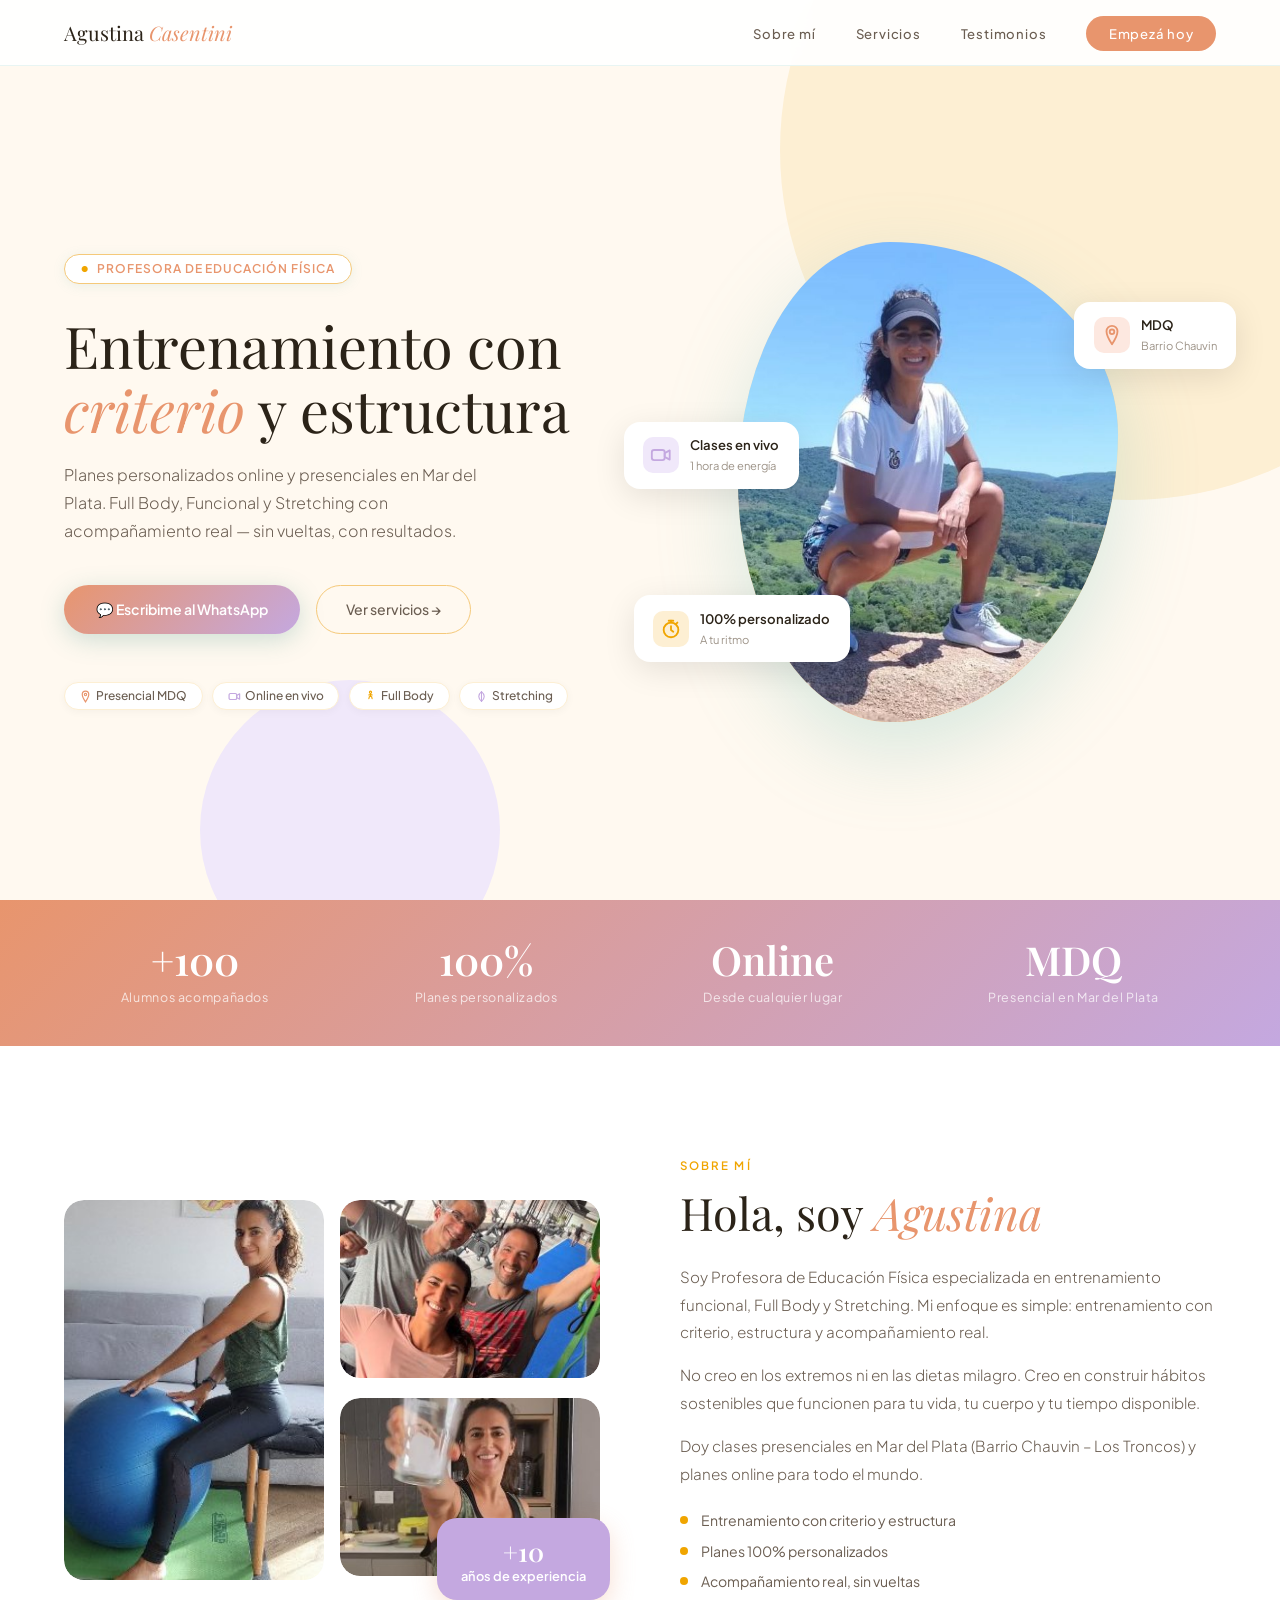
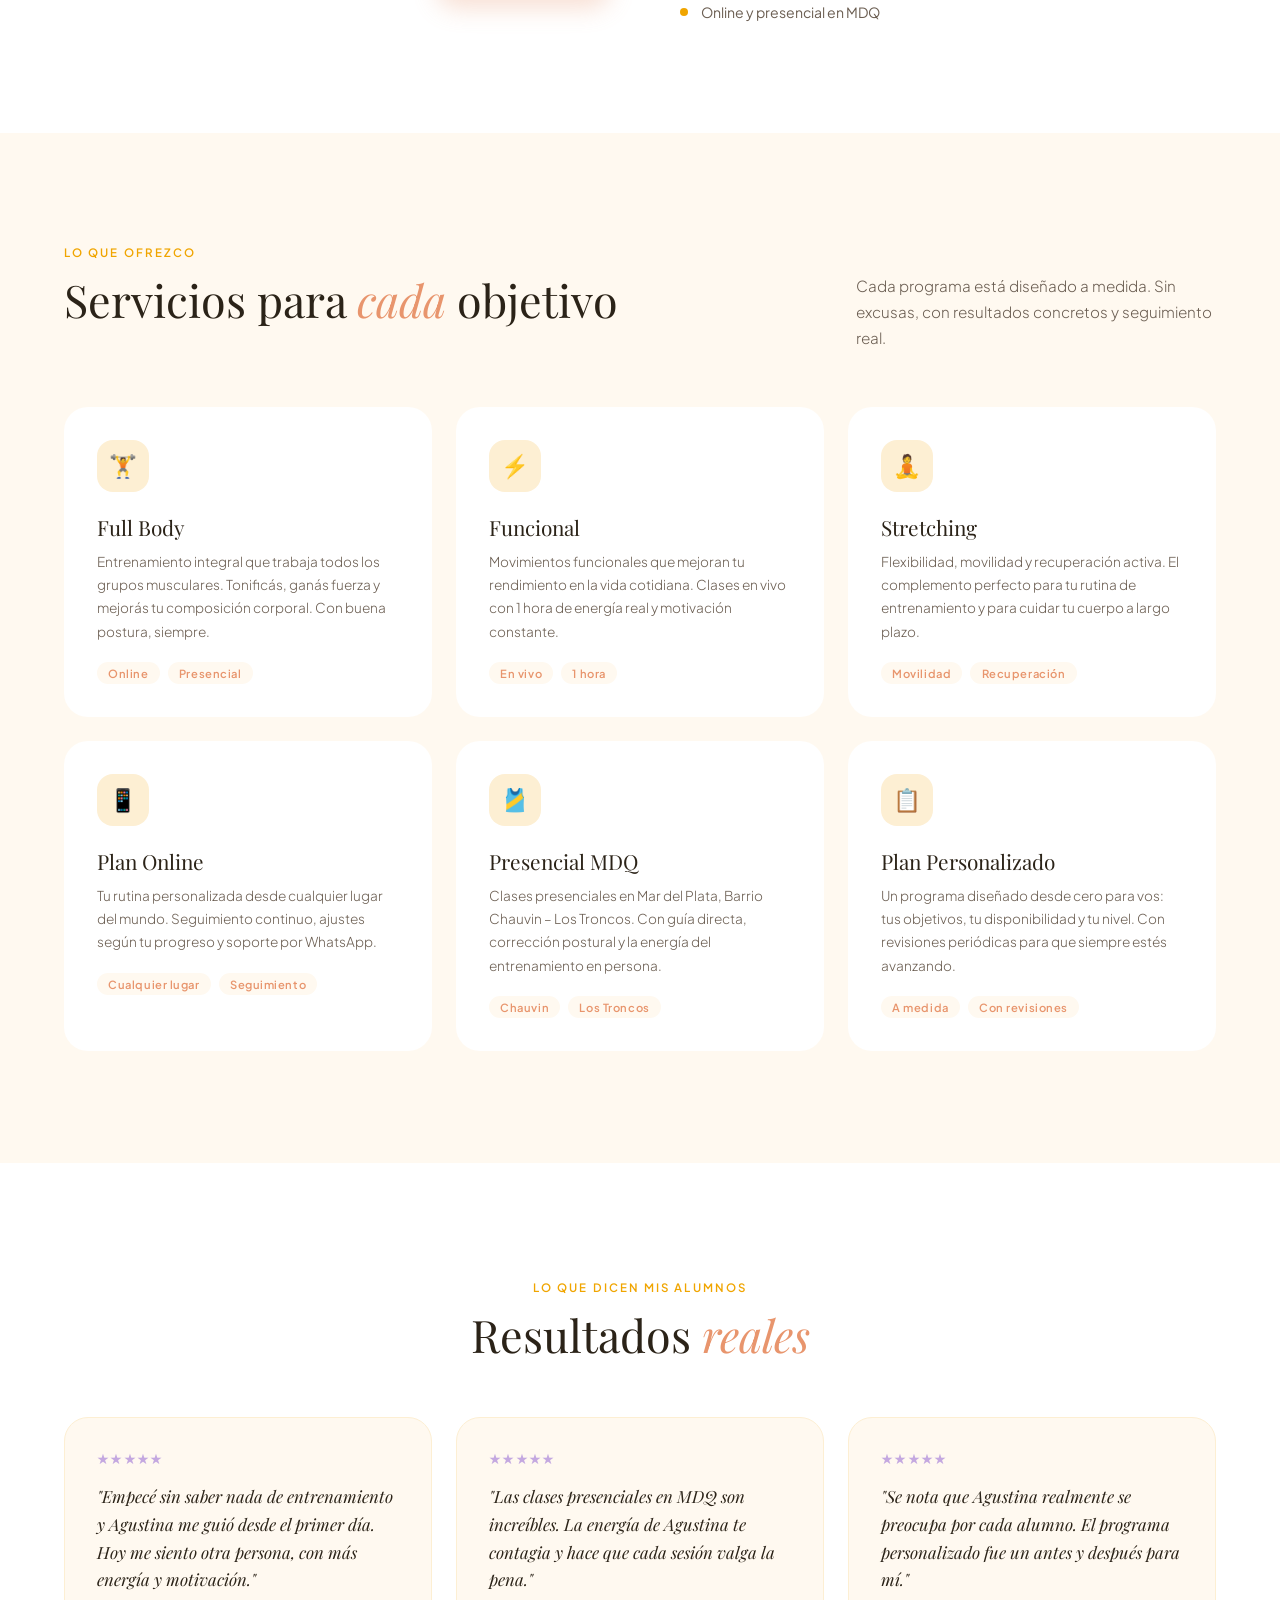
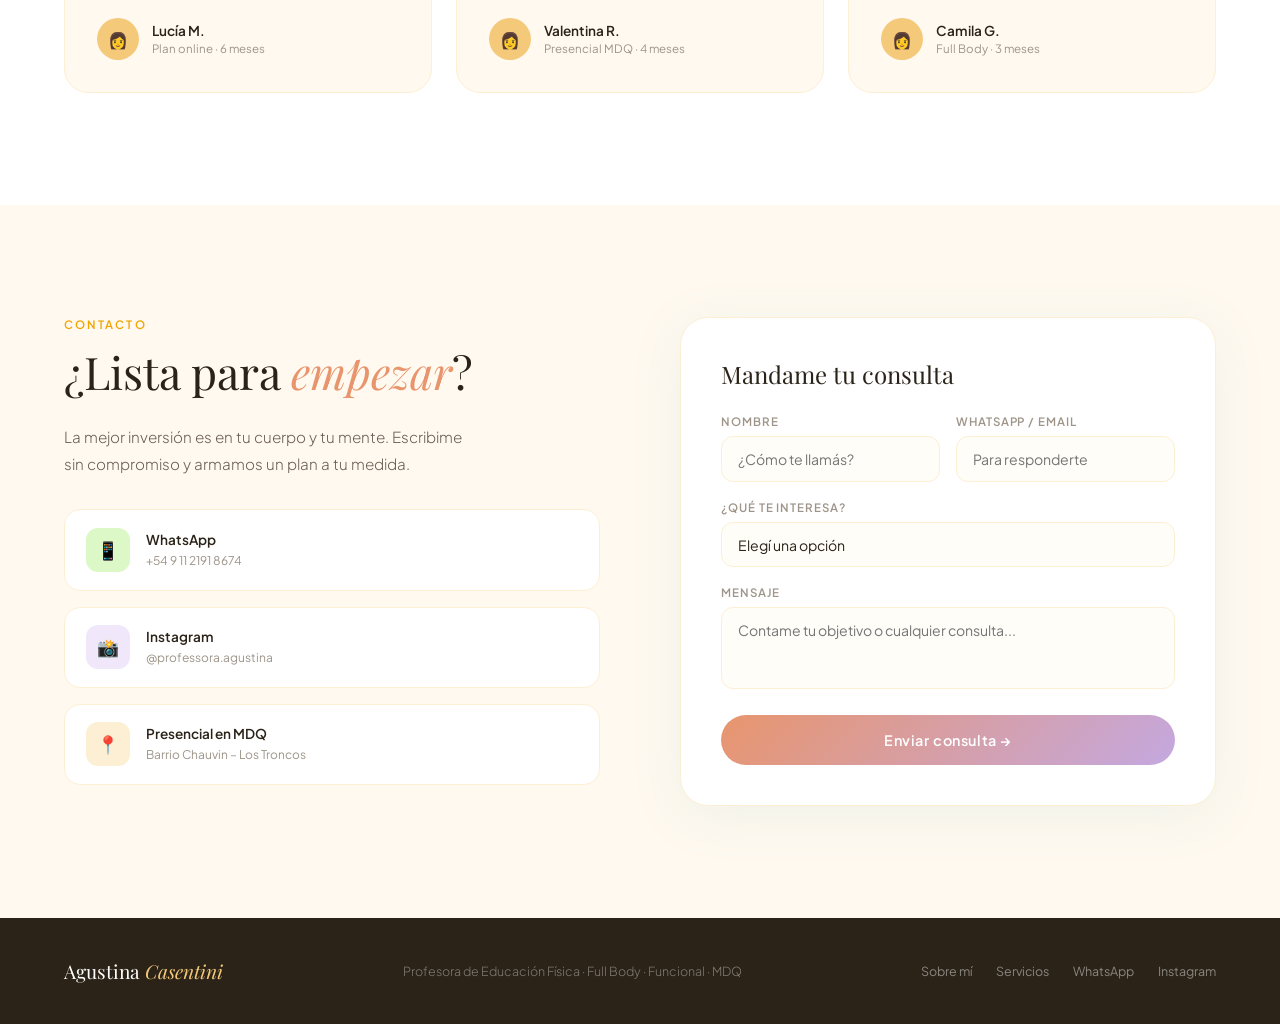
<file: index-v2.html>
<!DOCTYPE html>
<html lang="es">
<head>
<meta charset="UTF-8">
<meta name="viewport" content="width=device-width, initial-scale=1.0">
<title>Agustina Casentini – Profesora de Educación Física</title>
<link href="https://fonts.googleapis.com/css2?family=Plus+Jakarta+Sans:wght@300;400;500;600&family=Playfair+Display:ital,wght@0,400;0,600;1,400&display=swap" rel="stylesheet">
<style>
*, *::before, *::after { box-sizing: border-box; margin: 0; padding: 0; }

:root {
  --mint: #f5c97a;
  --mint-light: #fdefd3;
  --mint-pale: #fff9f0;
  --mint-dark: #f0a500;
  --white: #ffffff;
  --off-white: #fffdf8;
  --gray-light: #f5f3ef;
  --gray-mid: #9e9489;
  --text: #2b2318;
  --text-mid: #6b5e52;
  --accent: #c4a8e0;
  --accent-light: #f0e8fa;
  --teal: #e8956d;
}

html { scroll-behavior: smooth; }

body {
  font-family: 'Plus Jakarta Sans', sans-serif;
  background: var(--white);
  color: var(--text);
  overflow-x: hidden;
}

/* NAV */
nav {
  position: fixed;
  top: 0; left: 0; right: 0;
  z-index: 200;
  padding: 1.2rem 4rem;
  display: flex;
  justify-content: space-between;
  align-items: center;
  background: rgba(255,255,255,0.92);
  backdrop-filter: blur(16px);
  border-bottom: 1px solid rgba(178,222,214,0.3);
}

.nav-logo {
  font-family: 'Playfair Display', serif;
  font-size: 1.25rem;
  color: var(--text);
  text-decoration: none;
  font-weight: 400;
}

.nav-logo span { color: var(--teal); font-style: italic; }

.nav-links {
  display: flex;
  gap: 2.5rem;
  list-style: none;
  align-items: center;
}

.nav-links a {
  text-decoration: none;
  font-size: 0.82rem;
  font-weight: 500;
  letter-spacing: 0.06em;
  color: var(--text-mid);
  transition: color 0.25s;
}

.nav-links a:hover { color: var(--teal); }

.nav-btn {
  background: var(--teal) !important;
  color: white !important;
  padding: 0.55rem 1.4rem;
  border-radius: 50px;
  font-size: 0.82rem !important;
  transition: background 0.25s, transform 0.2s !important;
}

.nav-btn:hover {
  background: var(--text) !important;
  transform: translateY(-1px);
}

/* HERO */
.hero {
  min-height: 100vh;
  background: var(--mint-pale);
  display: grid;
  grid-template-columns: 1fr 1fr;
  align-items: center;
  padding: 8rem 4rem 4rem;
  gap: 3rem;
  position: relative;
  overflow: hidden;
}

.hero::before {
  content: '';
  position: absolute;
  width: 700px; height: 700px;
  border-radius: 50%;
  background: var(--mint-light);
  top: -200px; right: -200px;
  z-index: 0;
}

.hero::after {
  content: '';
  position: absolute;
  width: 300px; height: 300px;
  border-radius: 50%;
  background: var(--accent-light);
  bottom: -80px; left: 200px;
  z-index: 0;
}

.hero-content { position: relative; z-index: 2; }

.hero-badge {
  display: inline-flex;
  align-items: center;
  gap: 0.5rem;
  background: white;
  border: 1px solid var(--mint);
  color: var(--teal);
  padding: 0.4rem 1rem;
  border-radius: 50px;
  font-size: 0.75rem;
  font-weight: 600;
  letter-spacing: 0.08em;
  text-transform: uppercase;
  margin-bottom: 1.8rem;
  box-shadow: 0 2px 12px rgba(122,191,181,0.15);
}

.hero-badge::before { content: '●'; font-size: 0.5rem; color: var(--mint-dark); }

.hero h1 {
  font-family: 'Playfair Display', serif;
  font-size: clamp(2.8rem, 4.5vw, 4.5rem);
  font-weight: 400;
  line-height: 1.12;
  color: var(--text);
  margin-bottom: 1.2rem;
}

.hero h1 em {
  font-style: italic;
  color: var(--teal);
}

.hero-desc {
  font-size: 1rem;
  color: var(--text-mid);
  font-weight: 300;
  line-height: 1.75;
  max-width: 440px;
  margin-bottom: 2.5rem;
}

.hero-actions {
  display: flex;
  gap: 1rem;
  flex-wrap: wrap;
  margin-bottom: 3rem;
}

.btn-main {
  display: inline-flex;
  align-items: center;
  gap: 0.6rem;
  background: linear-gradient(135deg, #e8956d 0%, #c4a8e0 100%);
  color: white;
  padding: 0.9rem 2rem;
  border-radius: 50px;
  text-decoration: none;
  font-size: 0.88rem;
  font-weight: 600;
  transition: all 0.3s;
  box-shadow: 0 6px 24px rgba(61,143,133,0.25);
}

.btn-main:hover {
  background: #c4a8e0;
  transform: translateY(-2px);
  box-shadow: 0 10px 30px rgba(196,168,224,0.35);
}

.btn-ghost {
  display: inline-flex;
  align-items: center;
  gap: 0.5rem;
  border: 1.5px solid var(--mint);
  color: var(--text-mid);
  padding: 0.9rem 1.8rem;
  border-radius: 50px;
  text-decoration: none;
  font-size: 0.88rem;
  font-weight: 500;
  transition: all 0.3s;
}

.btn-ghost:hover {
  border-color: var(--teal);
  color: var(--teal);
  transform: translateY(-2px);
}

.hero-chips {
  display: flex;
  gap: 0.6rem;
  flex-wrap: wrap;
}

.chip {
  background: white;
  border: 1px solid var(--mint-light);
  color: var(--text-mid);
  padding: 0.35rem 0.9rem;
  border-radius: 50px;
  font-size: 0.75rem;
  font-weight: 500;
  box-shadow: 0 2px 8px rgba(0,0,0,0.04);
}

/* HERO VISUAL */
.hero-visual {
  position: relative;
  z-index: 2;
  display: flex;
  justify-content: center;
}

.hero-photo-frame {
  position: relative;
  width: 380px;
}

.hero-photo-main {
  width: 100%;
  height: 480px;
  background: linear-gradient(145deg, var(--mint-light) 0%, var(--mint) 100%);
  border-radius: 40% 60% 60% 40% / 50% 40% 60% 50%;
  display: flex;
  align-items: center;
  justify-content: center;
  font-size: 5rem;
  position: relative;
  overflow: hidden;
  box-shadow: 0 30px 80px rgba(122,191,181,0.3);
}

.hero-photo-main img {
  width: 100%;
  height: 100%;
  object-fit: cover;
  border-radius: inherit;
}

.hero-photo-placeholder {
  text-align: center;
  padding: 2rem;
}

.hero-photo-placeholder p {
  font-size: 0.85rem;
  color: var(--teal);
  margin-top: 0.5rem;
  font-weight: 500;
}

.floating-card {
  position: absolute;
  background: white;
  border-radius: 16px;
  padding: 0.9rem 1.2rem;
  box-shadow: 0 8px 32px rgba(0,0,0,0.1);
  display: flex;
  align-items: center;
  gap: 0.7rem;
  animation: floatY 5s ease-in-out infinite;
  z-index: 3;
  min-width: 150px;
}

.float-card-1 { bottom: 60px; left: -30px; animation-delay: 0s; }
.float-card-2 { top: 60px; right: -20px; animation-delay: 2s; }
.float-card-3 { top: 180px; left: -40px; animation-delay: 3.5s; }

@keyframes floatY {
  0%, 100% { transform: translateY(0); }
  50% { transform: translateY(-8px); }
}

.fc-icon {
  width: 36px; height: 36px;
  border-radius: 10px;
  display: flex;
  align-items: center;
  justify-content: center;
  font-size: 1rem;
  flex-shrink: 0;
}

.fc-text strong {
  display: block;
  font-size: 0.82rem;
  font-weight: 600;
  color: var(--text);
}

.fc-text span {
  font-size: 0.7rem;
  color: var(--gray-mid);
}

/* STATS BAR */
.stats-bar {
  background: linear-gradient(135deg, #e8956d 0%, #c4a8e0 100%);
  padding: 2.5rem 4rem;
  display: flex;
  justify-content: space-around;
  align-items: center;
  gap: 2rem;
  flex-wrap: wrap;
}

.stat-item {
  text-align: center;
  color: white;
}

.stat-num {
  font-family: 'Playfair Display', serif;
  font-size: 2.5rem;
  font-weight: 600;
  display: block;
  line-height: 1;
  margin-bottom: 0.3rem;
}

.stat-label {
  font-size: 0.78rem;
  opacity: 0.75;
  font-weight: 400;
  letter-spacing: 0.05em;
}

/* SOBRE MI */
#sobre {
  padding: 7rem 4rem;
  background: var(--white);
  display: grid;
  grid-template-columns: 1fr 1fr;
  gap: 5rem;
  align-items: center;
}

.sobre-visual {
  position: relative;
}

.sobre-photo-grid {
  display: grid;
  grid-template-columns: 1fr 1fr;
  gap: 1rem;
}

.sobre-photo {
  border-radius: 20px;
  overflow: hidden;
  background: var(--mint-light);
  display: flex;
  align-items: center;
  justify-content: center;
  font-size: 2rem;
}

.sobre-photo-tall {
  grid-row: span 2;
  height: 380px;
}

.sobre-photo-short {
  height: 178px;
}

.sobre-photo img {
  width: 100%;
  height: 100%;
  object-fit: cover;
}

.sobre-badge {
  position: absolute;
  bottom: -20px;
  right: -10px;
  background: var(--accent);
  color: white;
  border-radius: 20px;
  padding: 1rem 1.5rem;
  font-size: 0.8rem;
  font-weight: 600;
  text-align: center;
  box-shadow: 0 8px 24px rgba(232,149,109,0.3);
}

.sobre-badge strong {
  display: block;
  font-family: 'Playfair Display', serif;
  font-size: 1.6rem;
  font-weight: 600;
}

.section-label {
  font-size: 0.72rem;
  letter-spacing: 0.18em;
  text-transform: uppercase;
  color: var(--mint-dark);
  font-weight: 600;
  margin-bottom: 0.8rem;
}

.section-title {
  font-family: 'Playfair Display', serif;
  font-size: clamp(2rem, 3.5vw, 3rem);
  font-weight: 400;
  line-height: 1.2;
  color: var(--text);
  margin-bottom: 1.5rem;
}

.section-title em { font-style: italic; color: var(--teal); }

.sobre-text p {
  font-size: 0.95rem;
  color: var(--text-mid);
  font-weight: 300;
  line-height: 1.8;
  margin-bottom: 1rem;
}

.sobre-values {
  display: flex;
  flex-direction: column;
  gap: 0.8rem;
  margin-top: 1.5rem;
}

.sobre-value {
  display: flex;
  align-items: center;
  gap: 0.8rem;
  font-size: 0.88rem;
  color: var(--text-mid);
  font-weight: 400;
}

.sobre-value::before {
  content: '';
  width: 8px; height: 8px;
  border-radius: 50%;
  background: var(--mint-dark);
  flex-shrink: 0;
}

/* SERVICIOS */
#servicios {
  padding: 7rem 4rem;
  background: var(--mint-pale);
}

.servicios-header {
  display: flex;
  justify-content: space-between;
  align-items: flex-end;
  margin-bottom: 3.5rem;
}

.servicios-intro {
  font-size: 0.95rem;
  color: var(--text-mid);
  font-weight: 300;
  max-width: 360px;
  line-height: 1.7;
}

.servicios-grid {
  display: grid;
  grid-template-columns: repeat(3, 1fr);
  gap: 1.5rem;
}

.servicio-card {
  background: white;
  border-radius: 24px;
  padding: 2rem;
  transition: all 0.3s;
  border: 1px solid transparent;
  cursor: default;
}

.servicio-card:hover {
  transform: translateY(-6px);
  border-color: var(--mint);
  box-shadow: 0 20px 60px rgba(122,191,181,0.15);
}

.sc-icon {
  width: 52px; height: 52px;
  border-radius: 16px;
  background: var(--mint-light);
  display: flex;
  align-items: center;
  justify-content: center;
  font-size: 1.4rem;
  margin-bottom: 1.3rem;
}

.sc-name {
  font-family: 'Playfair Display', serif;
  font-size: 1.3rem;
  font-weight: 400;
  color: var(--text);
  margin-bottom: 0.6rem;
}

.sc-desc {
  font-size: 0.85rem;
  color: var(--text-mid);
  line-height: 1.7;
  font-weight: 300;
  margin-bottom: 1.2rem;
}

.sc-tags {
  display: flex;
  gap: 0.5rem;
  flex-wrap: wrap;
}

.sc-tag {
  background: var(--mint-pale);
  color: var(--teal);
  border-radius: 50px;
  padding: 0.25rem 0.7rem;
  font-size: 0.7rem;
  font-weight: 600;
  letter-spacing: 0.05em;
}

/* TESTIMONIOS */
#testimonios {
  padding: 7rem 4rem;
  background: var(--white);
}

.test-header {
  text-align: center;
  margin-bottom: 3.5rem;
}

.test-grid {
  display: grid;
  grid-template-columns: repeat(3, 1fr);
  gap: 1.5rem;
}

.test-card {
  background: var(--mint-pale);
  border-radius: 24px;
  padding: 2rem;
  border: 1px solid var(--mint-light);
  transition: transform 0.3s;
}

.test-card:hover { transform: translateY(-4px); }

.test-stars {
  color: var(--accent);
  font-size: 0.85rem;
  letter-spacing: 0.1em;
  margin-bottom: 1rem;
}

.test-quote {
  font-family: 'Playfair Display', serif;
  font-size: 1.05rem;
  font-style: italic;
  color: var(--text);
  line-height: 1.65;
  font-weight: 400;
  margin-bottom: 1.5rem;
}

.test-author {
  display: flex;
  align-items: center;
  gap: 0.8rem;
}

.test-avatar {
  width: 42px; height: 42px;
  border-radius: 50%;
  background: var(--mint);
  display: flex;
  align-items: center;
  justify-content: center;
  font-size: 1rem;
  flex-shrink: 0;
}

.test-name {
  font-size: 0.85rem;
  font-weight: 600;
  color: var(--text);
}

.test-detail {
  font-size: 0.72rem;
  color: var(--gray-mid);
  margin-top: 0.1rem;
}

/* CONTACTO */
#contacto {
  padding: 7rem 4rem;
  background: var(--mint-pale);
}

.contacto-inner {
  display: grid;
  grid-template-columns: 1fr 1fr;
  gap: 5rem;
  align-items: start;
}

.contacto-left p {
  font-size: 0.95rem;
  color: var(--text-mid);
  line-height: 1.8;
  font-weight: 300;
  margin-bottom: 2rem;
  max-width: 400px;
}

.contact-links {
  display: flex;
  flex-direction: column;
  gap: 1rem;
}

.contact-link {
  display: flex;
  align-items: center;
  gap: 1rem;
  background: white;
  border-radius: 16px;
  padding: 1.1rem 1.3rem;
  text-decoration: none;
  transition: all 0.3s;
  border: 1px solid var(--mint-light);
}

.contact-link:hover {
  border-color: var(--mint-dark);
  transform: translateX(4px);
  box-shadow: 0 4px 20px rgba(122,191,181,0.15);
}

.cl-icon {
  width: 44px; height: 44px;
  border-radius: 12px;
  display: flex;
  align-items: center;
  justify-content: center;
  font-size: 1.1rem;
  flex-shrink: 0;
}

.cl-text strong {
  display: block;
  font-size: 0.85rem;
  font-weight: 600;
  color: var(--text);
}

.cl-text span {
  font-size: 0.75rem;
  color: var(--gray-mid);
}

/* FORM */
.contacto-form {
  background: white;
  border-radius: 28px;
  padding: 2.5rem;
  box-shadow: 0 10px 50px rgba(122,191,181,0.12);
  border: 1px solid var(--mint-light);
}

.form-title {
  font-family: 'Playfair Display', serif;
  font-size: 1.5rem;
  font-weight: 400;
  color: var(--text);
  margin-bottom: 1.5rem;
}

.form-row {
  display: grid;
  grid-template-columns: 1fr 1fr;
  gap: 1rem;
}

.fg {
  margin-bottom: 1.1rem;
}

.fg label {
  display: block;
  font-size: 0.72rem;
  font-weight: 600;
  letter-spacing: 0.08em;
  text-transform: uppercase;
  color: var(--gray-mid);
  margin-bottom: 0.45rem;
}

.fg input,
.fg select,
.fg textarea {
  width: 100%;
  padding: 0.8rem 1rem;
  border: 1.5px solid var(--mint-light);
  border-radius: 12px;
  font-family: 'Plus Jakarta Sans', sans-serif;
  font-size: 0.88rem;
  color: var(--text);
  background: var(--off-white);
  outline: none;
  transition: border-color 0.25s, background 0.25s;
  resize: none;
  appearance: none;
}

.fg input:focus,
.fg select:focus,
.fg textarea:focus {
  border-color: var(--mint-dark);
  background: white;
}

.form-btn {
  width: 100%;
  background: linear-gradient(135deg, #e8956d 0%, #c4a8e0 100%);
  color: white;
  border: none;
  padding: 1rem;
  border-radius: 50px;
  font-family: 'Plus Jakarta Sans', sans-serif;
  font-size: 0.9rem;
  font-weight: 600;
  cursor: pointer;
  transition: all 0.3s;
  margin-top: 0.3rem;
  letter-spacing: 0.04em;
}

.form-btn:hover {
  background: var(--text);
  transform: translateY(-2px);
  box-shadow: 0 8px 24px rgba(30,45,43,0.2);
}

/* FOOTER */
footer {
  background: var(--text);
  padding: 2.5rem 4rem;
  display: flex;
  justify-content: space-between;
  align-items: center;
  flex-wrap: wrap;
  gap: 1rem;
}

.footer-logo {
  font-family: 'Playfair Display', serif;
  font-size: 1.2rem;
  color: white;
  font-weight: 400;
}

.footer-logo span { color: var(--mint); font-style: italic; }

footer p {
  font-size: 0.78rem;
  color: rgba(255,255,255,0.4);
  font-weight: 300;
}

.footer-links {
  display: flex;
  gap: 1.5rem;
}

.footer-links a {
  font-size: 0.78rem;
  color: rgba(255,255,255,0.45);
  text-decoration: none;
  transition: color 0.25s;
}

.footer-links a:hover { color: var(--mint); }

/* ANIMATIONS */
.reveal {
  opacity: 0;
  transform: translateY(20px);
  transition: opacity 0.65s ease, transform 0.65s ease;
}
.reveal.visible {
  opacity: 1;
  transform: none;
}

/* RESPONSIVE */
@media (max-width: 900px) {
  nav { padding: 1rem 1.5rem; }
  .nav-links { display: none; }
  .hero { grid-template-columns: 1fr; padding: 6rem 1.5rem 3rem; }
  .hero-visual { display: none; }
  #sobre { grid-template-columns: 1fr; padding: 4rem 1.5rem; }
  .sobre-visual { display: none; }
  #servicios { padding: 4rem 1.5rem; }
  .servicios-header { flex-direction: column; align-items: flex-start; gap: 1rem; }
  .servicios-grid { grid-template-columns: 1fr; }
  #testimonios { padding: 4rem 1.5rem; }
  .test-grid { grid-template-columns: 1fr; }
  #contacto { padding: 4rem 1.5rem; }
  .contacto-inner { grid-template-columns: 1fr; gap: 2rem; }
  .stats-bar { padding: 2rem 1.5rem; }
  footer { padding: 2rem 1.5rem; flex-direction: column; text-align: center; }
  .form-row { grid-template-columns: 1fr; }
}
</style>
</head>
<body>

<!-- NAV -->
<nav>
  <a href="#" class="nav-logo">Agustina <span>Casentini</span></a>
  <ul class="nav-links">
    <li><a href="#sobre">Sobre mí</a></li>
    <li><a href="#servicios">Servicios</a></li>
    <li><a href="#testimonios">Testimonios</a></li>
    <li><a href="#contacto" class="nav-btn">Empezá hoy</a></li>
  </ul>
</nav>

<!-- HERO -->
<section class="hero">
  <div class="hero-content reveal">
    <div class="hero-badge">Profesora de Educación Física</div>
    <h1>Entrenamiento con<br><em>criterio</em> y estructura</h1>
    <p class="hero-desc">Planes personalizados online y presenciales en Mar del Plata. Full Body, Funcional y Stretching con acompañamiento real — sin vueltas, con resultados.</p>
    <div class="hero-actions">
      <a href="https://wa.me/5491121918674" class="btn-main">💬 Escribime al WhatsApp</a>
      <a href="#servicios" class="btn-ghost">Ver servicios →</a>
    </div>
    <div class="hero-chips">
      <span class="chip"><svg width="13" height="13" viewBox="0 0 24 24" fill="none" style="display:inline;vertical-align:middle;margin-right:4px"><path d="M12 2C8.69 2 6 4.69 6 8c0 5.25 6 14 6 14s6-8.75 6-14c0-3.31-2.69-6-6-6z" stroke="#e8956d" stroke-width="2.2"/><circle cx="12" cy="8.5" r="2.2" stroke="#e8956d" stroke-width="2"/></svg>Presencial MDQ</span>
      <span class="chip"><svg width="13" height="13" viewBox="0 0 24 24" fill="none" style="display:inline;vertical-align:middle;margin-right:4px"><rect x="2" y="6.5" width="14" height="11" rx="2.5" stroke="#c4a8e0" stroke-width="2.2"/><path d="M16 10l5.5-3v10L16 14v-4z" stroke="#c4a8e0" stroke-width="2.2" stroke-linejoin="round"/></svg>Online en vivo</span>
      <span class="chip"><svg width="13" height="13" viewBox="0 0 24 24" fill="none" style="display:inline;vertical-align:middle;margin-right:4px"><circle cx="12" cy="4" r="2" stroke="#f0a500" stroke-width="2"/><path d="M12 6v6M9 9h6M10 12l-1 4M14 12l1 4" stroke="#f0a500" stroke-width="2" stroke-linecap="round"/></svg>Full Body</span>
      <span class="chip"><svg width="13" height="13" viewBox="0 0 24 24" fill="none" style="display:inline;vertical-align:middle;margin-right:4px"><path d="M12 3C12 3 7 7 7 12s5 9 5 9 5-4 5-9-5-9-5-9z" stroke="#c4a8e0" stroke-width="2" stroke-linejoin="round"/><path d="M12 3v18" stroke="#c4a8e0" stroke-width="2" stroke-linecap="round"/></svg>Stretching</span>
    </div>
  </div>

  <div class="hero-visual reveal" style="display:flex;align-items:center;gap:1.5rem;">
    <div class="hero-photo-frame" style="flex-shrink:0;">
      <div class="hero-photo-main">
        <img style="width:100%;height:100%;object-fit:cover;object-position:center 15%;border-radius:20px;" style="width:100%;height:100%;object-fit:cover;object-position:center 25%;border-radius:20px;" src="[data-uri]" alt="Agustina Casentini - Personal Trainer">
      </div>
    </div>
    <div style="display:flex;flex-direction:column;gap:0.8rem;">
      <div class="floating-card float-card-1">
        <div class="fc-icon" style="background:#fdefd3;">
          <svg width="22" height="22" viewBox="0 0 24 24" fill="none">
            <circle cx="12" cy="13" r="8" stroke="#f0a500" stroke-width="2"/>
            <path d="M12 9v4l2.5 2" stroke="#f0a500" stroke-width="2" stroke-linecap="round" stroke-linejoin="round"/>
            <path d="M9.5 3h5" stroke="#f0a500" stroke-width="2" stroke-linecap="round"/>
            <path d="M12 3v2" stroke="#f0a500" stroke-width="2" stroke-linecap="round"/>
            <path d="M19 5l-1.5 1.5" stroke="#f0a500" stroke-width="2" stroke-linecap="round"/>
          </svg>
        </div>
        <div class="fc-text"><strong>100% personalizado</strong><span>A tu ritmo</span></div>
      </div>
      <div class="floating-card float-card-2">
        <div class="fc-icon" style="background:#fde8e0;">
          <svg width="22" height="22" viewBox="0 0 24 24" fill="none">
            <path d="M12 2C8.69 2 6 4.69 6 8c0 5.25 6 14 6 14s6-8.75 6-14c0-3.31-2.69-6-6-6z" stroke="#e8956d" stroke-width="2" stroke-linejoin="round"/>
            <circle cx="12" cy="8.5" r="2.5" stroke="#e8956d" stroke-width="2"/>
          </svg>
        </div>
        <div class="fc-text"><strong>MDQ</strong><span>Barrio Chauvin</span></div>
      </div>
      <div class="floating-card float-card-3">
        <div class="fc-icon" style="background:#f0e8fa;">
          <svg width="22" height="22" viewBox="0 0 24 24" fill="none">
            <rect x="2" y="6.5" width="14" height="11" rx="2.5" stroke="#c4a8e0" stroke-width="2"/>
            <path d="M16 10l5.5-3v10L16 14v-4z" stroke="#c4a8e0" stroke-width="2" stroke-linejoin="round"/>
          </svg>
        </div>
        <div class="fc-text"><strong>Clases en vivo</strong><span>1 hora de energía</span></div>
      </div>
    </div>
  </div>
</section>

<!-- STATS -->
<div class="stats-bar">
  <div class="stat-item">
    <span class="stat-num">+100</span>
    <span class="stat-label">Alumnos acompañados</span>
  </div>
  <div class="stat-item">
    <span class="stat-num">100%</span>
    <span class="stat-label">Planes personalizados</span>
  </div>
  <div class="stat-item">
    <span class="stat-num">Online</span>
    <span class="stat-label">Desde cualquier lugar</span>
  </div>
  <div class="stat-item">
    <span class="stat-num">MDQ</span>
    <span class="stat-label">Presencial en Mar del Plata</span>
  </div>
</div>

<!-- SOBRE MI -->
<section id="sobre">
  <div class="sobre-visual reveal">
    <div class="sobre-photo-grid">
      <div class="sobre-photo sobre-photo-tall" style="background:none;"><img style="width:100%;height:100%;object-fit:cover;object-position:center 15%;border-radius:20px;" style="width:100%;height:100%;object-fit:cover;object-position:center 25%;border-radius:20px;" src="[data-uri]" style="width:100%;height:100%;object-fit:cover;object-position:center top;border-radius:20px;"></div>
      <div class="sobre-photo sobre-photo-short" style="background:none;"><img style="width:100%;height:100%;object-fit:cover;object-position:center 15%;border-radius:20px;" style="width:100%;height:100%;object-fit:cover;object-position:center 25%;border-radius:20px;" src="[data-uri]" style="width:100%;height:100%;object-fit:cover;object-position:center top;border-radius:20px;"></div>
      <div class="sobre-photo sobre-photo-short" style="background:none;"><img style="width:100%;height:100%;object-fit:cover;object-position:center 15%;border-radius:20px;" style="width:100%;height:100%;object-fit:cover;object-position:center 25%;border-radius:20px;" src="[data-uri]" style="width:100%;height:100%;object-fit:cover;object-position:center 30%;border-radius:20px;"></div>
    </div>
    <div class="sobre-badge">
      <strong>+10</strong>
      años de experiencia
    </div>
  </div>

  <div class="sobre-text reveal">
    <div class="section-label">Sobre mí</div>
    <h2 class="section-title">Hola, soy <em>Agustina</em></h2>
    <p>Soy Profesora de Educación Física especializada en entrenamiento funcional, Full Body y Stretching. Mi enfoque es simple: entrenamiento con criterio, estructura y acompañamiento real.</p>
    <p>No creo en los extremos ni en las dietas milagro. Creo en construir hábitos sostenibles que funcionen para tu vida, tu cuerpo y tu tiempo disponible.</p>
    <p>Doy clases presenciales en Mar del Plata (Barrio Chauvin – Los Troncos) y planes online para todo el mundo.</p>
    <div class="sobre-values">
      <div class="sobre-value">Entrenamiento con criterio y estructura</div>
      <div class="sobre-value">Planes 100% personalizados</div>
      <div class="sobre-value">Acompañamiento real, sin vueltas</div>
      <div class="sobre-value">Online y presencial en MDQ</div>
    </div>
  </div>
</section>

<!-- SERVICIOS -->
<section id="servicios">
  <div class="servicios-header reveal">
    <div>
      <div class="section-label">Lo que ofrezco</div>
      <h2 class="section-title">Servicios para <em>cada</em> objetivo</h2>
    </div>
    <p class="servicios-intro">Cada programa está diseñado a medida. Sin excusas, con resultados concretos y seguimiento real.</p>
  </div>
  <div class="servicios-grid">
    <div class="servicio-card reveal">
      <div class="sc-icon">🏋️</div>
      <div class="sc-name">Full Body</div>
      <p class="sc-desc">Entrenamiento integral que trabaja todos los grupos musculares. Tonificás, ganás fuerza y mejorás tu composición corporal. Con buena postura, siempre.</p>
      <div class="sc-tags"><span class="sc-tag">Online</span><span class="sc-tag">Presencial</span></div>
    </div>
    <div class="servicio-card reveal">
      <div class="sc-icon">⚡</div>
      <div class="sc-name">Funcional</div>
      <p class="sc-desc">Movimientos funcionales que mejoran tu rendimiento en la vida cotidiana. Clases en vivo con 1 hora de energía real y motivación constante.</p>
      <div class="sc-tags"><span class="sc-tag">En vivo</span><span class="sc-tag">1 hora</span></div>
    </div>
    <div class="servicio-card reveal">
      <div class="sc-icon">🧘</div>
      <div class="sc-name">Stretching</div>
      <p class="sc-desc">Flexibilidad, movilidad y recuperación activa. El complemento perfecto para tu rutina de entrenamiento y para cuidar tu cuerpo a largo plazo.</p>
      <div class="sc-tags"><span class="sc-tag">Movilidad</span><span class="sc-tag">Recuperación</span></div>
    </div>
    <div class="servicio-card reveal">
      <div class="sc-icon">📱</div>
      <div class="sc-name">Plan Online</div>
      <p class="sc-desc">Tu rutina personalizada desde cualquier lugar del mundo. Seguimiento continuo, ajustes según tu progreso y soporte por WhatsApp.</p>
      <div class="sc-tags"><span class="sc-tag">Cualquier lugar</span><span class="sc-tag">Seguimiento</span></div>
    </div>
    <div class="servicio-card reveal">
      <div class="sc-icon">🎽</div>
      <div class="sc-name">Presencial MDQ</div>
      <p class="sc-desc">Clases presenciales en Mar del Plata, Barrio Chauvin – Los Troncos. Con guía directa, corrección postural y la energía del entrenamiento en persona.</p>
      <div class="sc-tags"><span class="sc-tag">Chauvin</span><span class="sc-tag">Los Troncos</span></div>
    </div>
    <div class="servicio-card reveal">
      <div class="sc-icon">📋</div>
      <div class="sc-name">Plan Personalizado</div>
      <p class="sc-desc">Un programa diseñado desde cero para vos: tus objetivos, tu disponibilidad y tu nivel. Con revisiones periódicas para que siempre estés avanzando.</p>
      <div class="sc-tags"><span class="sc-tag">A medida</span><span class="sc-tag">Con revisiones</span></div>
    </div>
  </div>
</section>

<!-- TESTIMONIOS -->
<section id="testimonios">
  <div class="test-header reveal">
    <div class="section-label" style="display:inline-block;">Lo que dicen mis alumnos</div>
    <h2 class="section-title">Resultados <em>reales</em></h2>
  </div>
  <div class="test-grid">
    <div class="test-card reveal">
      <div class="test-stars">★★★★★</div>
      <p class="test-quote">"Empecé sin saber nada de entrenamiento y Agustina me guió desde el primer día. Hoy me siento otra persona, con más energía y motivación."</p>
      <div class="test-author">
        <div class="test-avatar">👩</div>
        <div>
          <div class="test-name">Lucía M.</div>
          <div class="test-detail">Plan online · 6 meses</div>
        </div>
      </div>
    </div>
    <div class="test-card reveal">
      <div class="test-stars">★★★★★</div>
      <p class="test-quote">"Las clases presenciales en MDQ son increíbles. La energía de Agustina te contagia y hace que cada sesión valga la pena."</p>
      <div class="test-author">
        <div class="test-avatar">👩</div>
        <div>
          <div class="test-name">Valentina R.</div>
          <div class="test-detail">Presencial MDQ · 4 meses</div>
        </div>
      </div>
    </div>
    <div class="test-card reveal">
      <div class="test-stars">★★★★★</div>
      <p class="test-quote">"Se nota que Agustina realmente se preocupa por cada alumno. El programa personalizado fue un antes y después para mí."</p>
      <div class="test-author">
        <div class="test-avatar">👩</div>
        <div>
          <div class="test-name">Camila G.</div>
          <div class="test-detail">Full Body · 3 meses</div>
        </div>
      </div>
    </div>
  </div>
</section>

<!-- CONTACTO -->
<section id="contacto">
  <div class="contacto-inner">
    <div class="contacto-left reveal">
      <div class="section-label">Contacto</div>
      <h2 class="section-title">¿Lista para <em>empezar</em>?</h2>
      <p>La mejor inversión es en tu cuerpo y tu mente. Escribime sin compromiso y armamos un plan a tu medida.</p>
      <div class="contact-links">
        <a href="https://wa.me/5491121918674" class="contact-link" target="_blank">
          <div class="cl-icon" style="background:#dcf8c6;">📱</div>
          <div class="cl-text">
            <strong>WhatsApp</strong>
            <span>+54 9 11 2191 8674</span>
          </div>
        </a>
        <a href="https://www.instagram.com/professora.agustina/" class="contact-link" target="_blank">
          <div class="cl-icon" style="background:var(--accent-light);">📸</div>
          <div class="cl-text">
            <strong>Instagram</strong>
            <span>@professora.agustina</span>
          </div>
        </a>
        <div class="contact-link">
          <div class="cl-icon" style="background:var(--mint-light);">📍</div>
          <div class="cl-text">
            <strong>Presencial en MDQ</strong>
            <span>Barrio Chauvin – Los Troncos</span>
          </div>
        </div>
      </div>
    </div>

    <div class="contacto-form reveal">
      <div class="form-title">Mandame tu consulta</div>
      <div class="form-row">
        <div class="fg">
          <label>Nombre</label>
          <input type="text" placeholder="¿Cómo te llamás?">
        </div>
        <div class="fg">
          <label>WhatsApp / Email</label>
          <input type="text" placeholder="Para responderte">
        </div>
      </div>
      <div class="fg">
        <label>¿Qué te interesa?</label>
        <select>
          <option value="">Elegí una opción</option>
          <option>Clases online en vivo</option>
          <option>Plan personalizado online</option>
          <option>Clases presenciales MDQ</option>
          <option>Full Body</option>
          <option>Stretching</option>
          <option>Consulta general</option>
        </select>
      </div>
      <div class="fg">
        <label>Mensaje</label>
        <textarea rows="3" placeholder="Contame tu objetivo o cualquier consulta..."></textarea>
      </div>
      <button class="form-btn" onclick="alert('¡Gracias! Agustina te va a contactar pronto 💪')">Enviar consulta →</button>
    </div>
  </div>
</section>

<!-- FOOTER -->
<footer>
  <div class="footer-logo">Agustina <span>Casentini</span></div>
  <p>Profesora de Educación Física · Full Body · Funcional · MDQ</p>
  <div class="footer-links">
    <a href="#sobre">Sobre mí</a>
    <a href="#servicios">Servicios</a>
    <a href="https://wa.me/5491121918674">WhatsApp</a>
    <a href="https://www.instagram.com/professora.agustina/">Instagram</a>
  </div>
</footer>

<script>
  function revealAll() {
    document.querySelectorAll('.reveal').forEach(el => {
      const rect = el.getBoundingClientRect();
      if (rect.top < window.innerHeight - 30) {
        el.classList.add('visible');
      }
    });
  }
  window.addEventListener('scroll', revealAll);
  window.addEventListener('load', revealAll);
  revealAll();
</script>
</body>
</html>
</file>
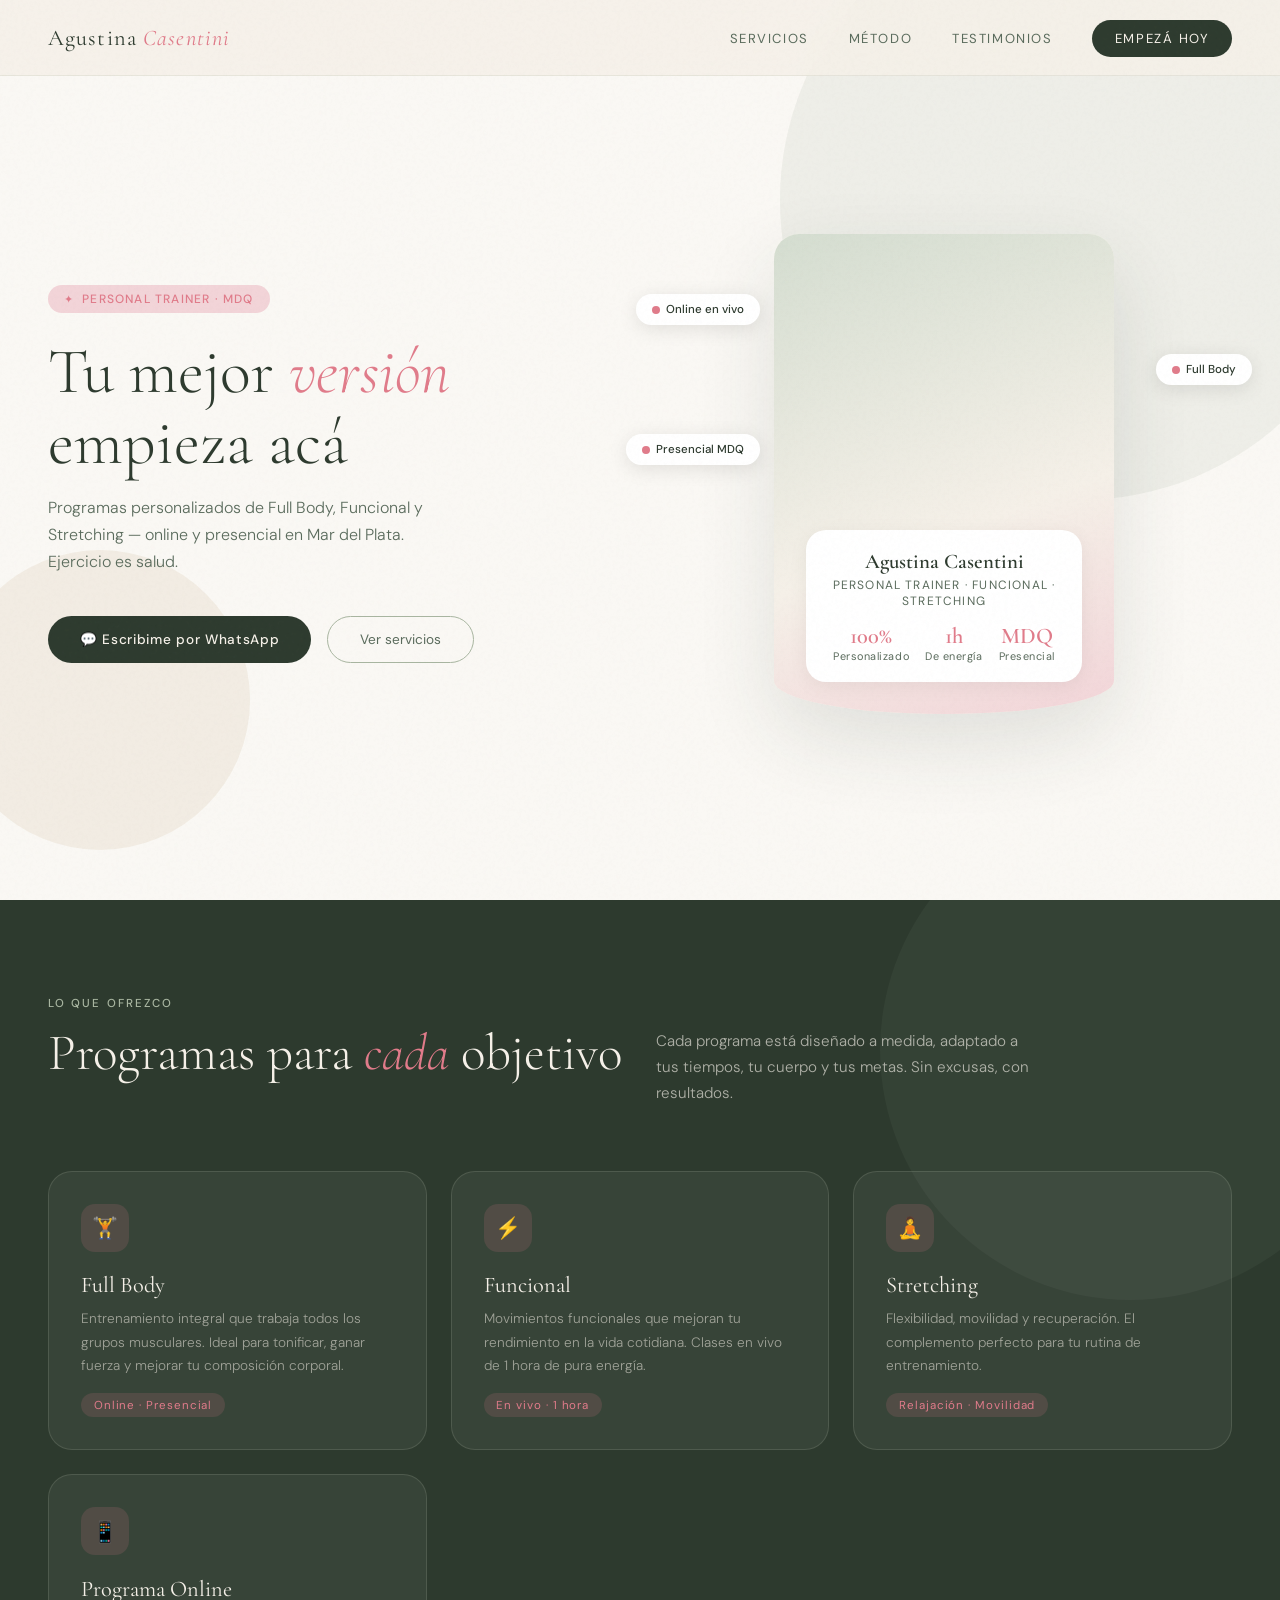
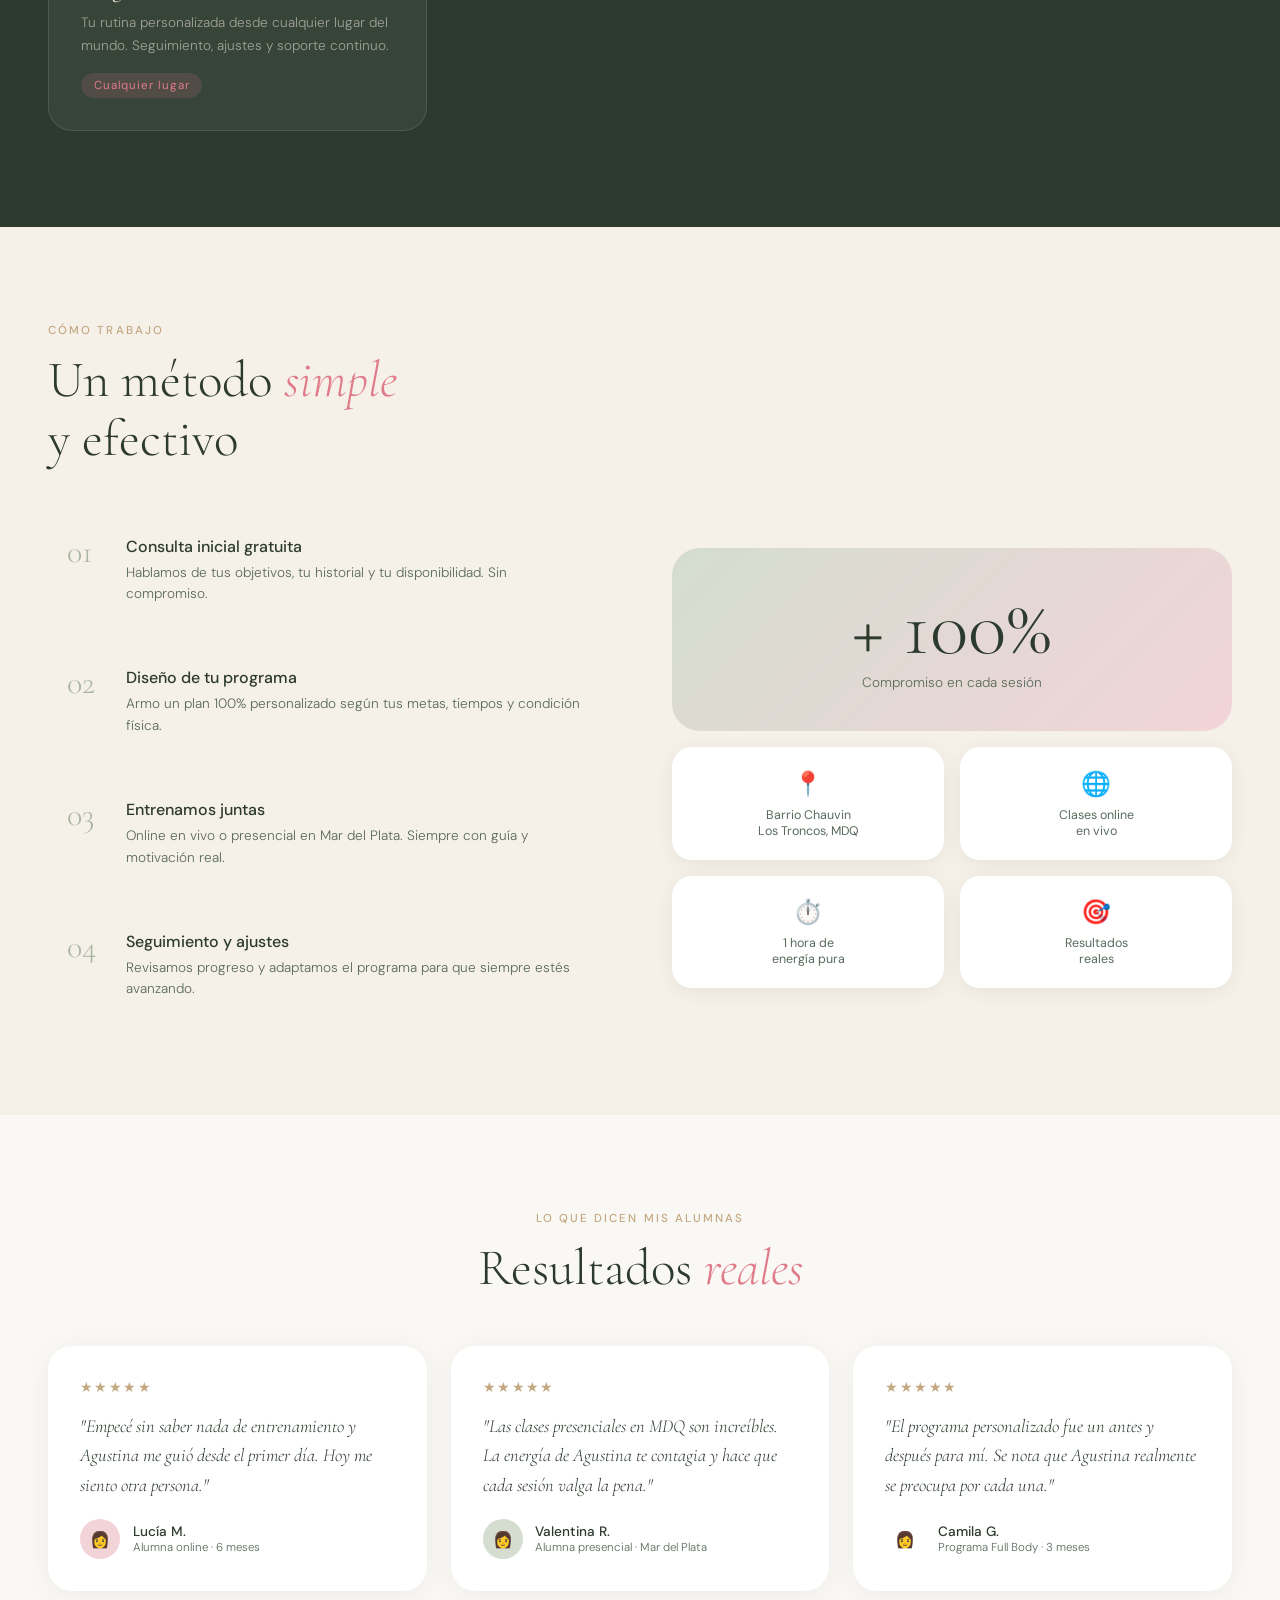
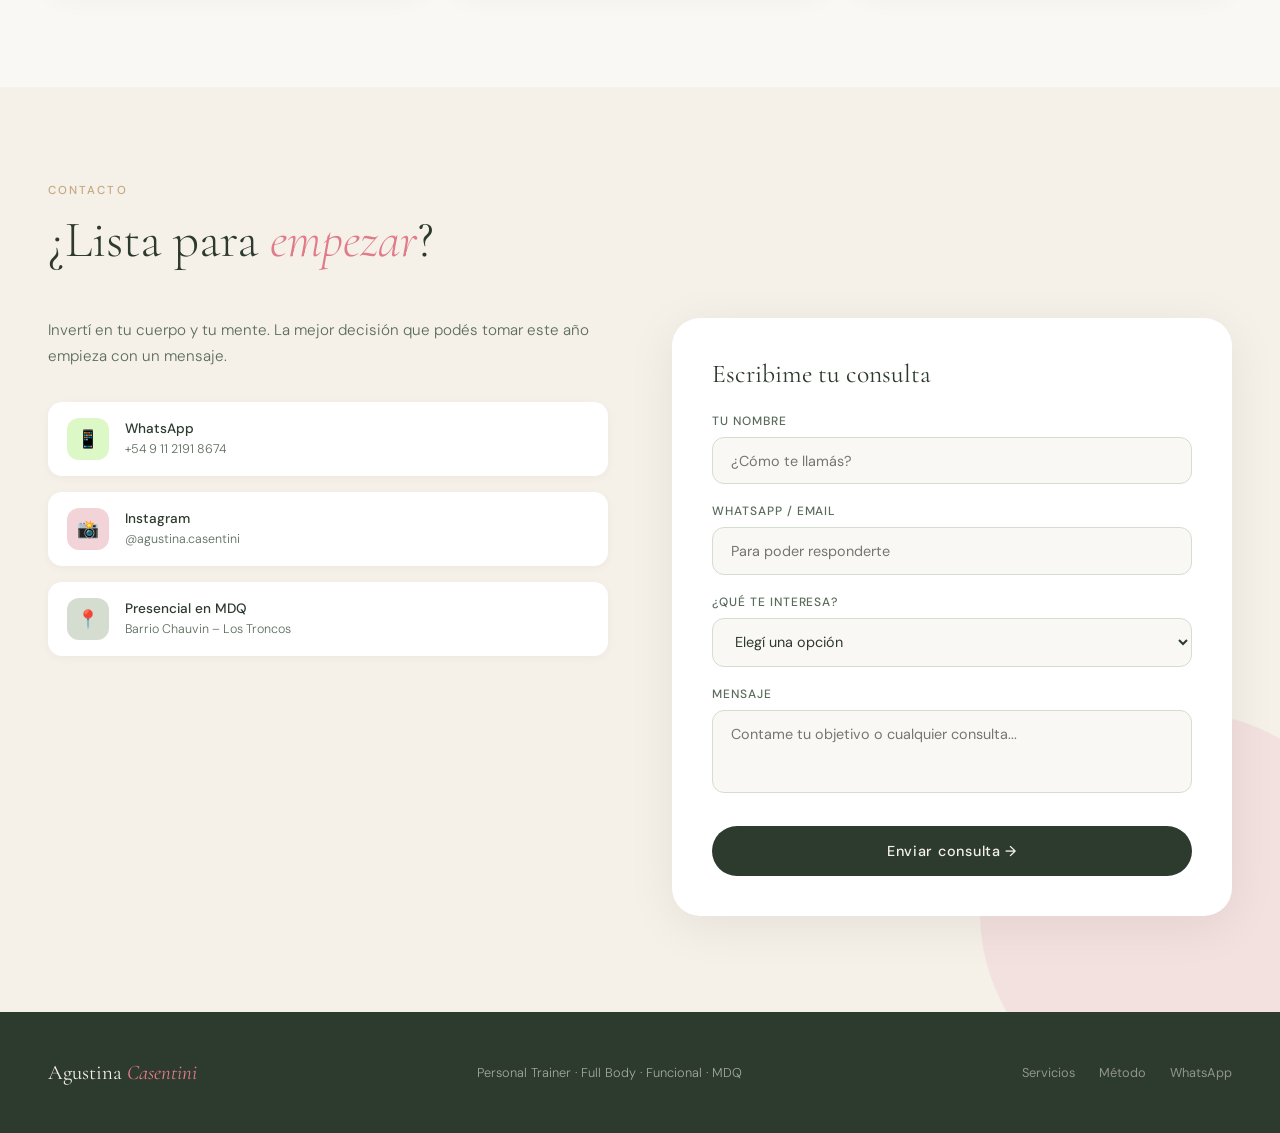
<file: index.html.html>
<!DOCTYPE html>
<html lang="es">
<head>
<meta charset="UTF-8">
<meta name="viewport" content="width=device-width, initial-scale=1.0">
<title>Agustina Casentini – Personal Trainer</title>
<link href="https://fonts.googleapis.com/css2?family=Cormorant+Garamond:ital,wght@0,300;0,400;0,600;1,300;1,400&family=DM+Sans:wght@300;400;500&display=swap" rel="stylesheet">
<style>
  *, *::before, *::after { box-sizing: border-box; margin: 0; padding: 0; }

  :root {
    --sage: #a8b5a0;
    --sage-light: #d4ddd0;
    --cream: #f5f0e8;
    --warm-white: #faf8f4;
    --clay: #c4a882;
    --deep: #2d3a2e;
    --mid: #5a6b5c;
    --accent: #e07b8a;
    --pink-soft: #f2d4d8;
  }

  html { scroll-behavior: smooth; }

  body {
    font-family: 'DM Sans', sans-serif;
    background: var(--warm-white);
    color: var(--deep);
    overflow-x: hidden;
  }

  /* Noise texture overlay */
  body::before {
    content: '';
    position: fixed;
    inset: 0;
    background-image: url("data:image/svg+xml,%3Csvg viewBox='0 0 256 256' xmlns='http://www.w3.org/2000/svg'%3E%3Cfilter id='noise'%3E%3CfeTurbulence type='fractalNoise' baseFrequency='0.9' numOctaves='4' stitchTiles='stitch'/%3E%3C/filter%3E%3Crect width='100%25' height='100%25' filter='url(%23noise)' opacity='0.04'/%3E%3C/svg%3E");
    pointer-events: none;
    z-index: 1000;
    opacity: 0.5;
  }

  /* NAV */
  nav {
    position: fixed;
    top: 0; left: 0; right: 0;
    z-index: 100;
    padding: 1.5rem 3rem;
    display: flex;
    justify-content: space-between;
    align-items: center;
    background: rgba(245, 240, 232, 0.85);
    backdrop-filter: blur(12px);
    border-bottom: 1px solid rgba(168,181,160,0.2);
  }

  .nav-logo {
    font-family: 'Cormorant Garamond', serif;
    font-size: 1.4rem;
    font-weight: 400;
    letter-spacing: 0.05em;
    color: var(--deep);
    text-decoration: none;
  }

  .nav-logo span { color: var(--accent); font-style: italic; }

  .nav-links {
    display: flex;
    gap: 2.5rem;
    list-style: none;
  }

  .nav-links a {
    text-decoration: none;
    font-size: 0.82rem;
    font-weight: 400;
    letter-spacing: 0.12em;
    text-transform: uppercase;
    color: var(--mid);
    transition: color 0.3s;
  }

  .nav-links a:hover { color: var(--accent); }

  .nav-cta {
    background: var(--deep);
    color: var(--cream) !important;
    padding: 0.6rem 1.4rem;
    border-radius: 50px;
    transition: background 0.3s !important;
  }

  .nav-cta:hover { background: var(--accent) !important; color: white !important; }

  /* HERO */
  .hero {
    min-height: 100vh;
    display: grid;
    grid-template-columns: 1fr 1fr;
    align-items: center;
    padding: 7rem 3rem 4rem;
    position: relative;
    overflow: hidden;
    gap: 2rem;
  }

  .hero-bg-circle {
    position: absolute;
    border-radius: 50%;
    opacity: 0.15;
  }
  .hero-bg-circle-1 {
    width: 600px; height: 600px;
    background: var(--sage);
    top: -100px; right: -100px;
    animation: float 8s ease-in-out infinite;
  }
  .hero-bg-circle-2 {
    width: 300px; height: 300px;
    background: var(--clay);
    bottom: 50px; left: -50px;
    animation: float 10s ease-in-out infinite reverse;
  }

  @keyframes float {
    0%, 100% { transform: translateY(0px) scale(1); }
    50% { transform: translateY(-20px) scale(1.02); }
  }

  .hero-content {
    z-index: 2;
    animation: fadeUp 1s ease both;
  }

  @keyframes fadeUp {
    from { opacity: 0; transform: translateY(30px); }
    to { opacity: 1; transform: translateY(0); }
  }

  .hero-tag {
    display: inline-flex;
    align-items: center;
    gap: 0.5rem;
    background: var(--pink-soft);
    color: var(--accent);
    padding: 0.4rem 1rem;
    border-radius: 50px;
    font-size: 0.75rem;
    font-weight: 500;
    letter-spacing: 0.1em;
    text-transform: uppercase;
    margin-bottom: 1.5rem;
  }

  .hero-tag::before {
    content: '✦';
    font-size: 0.7rem;
  }

  .hero h1 {
    font-family: 'Cormorant Garamond', serif;
    font-size: clamp(3.2rem, 5vw, 5.5rem);
    font-weight: 300;
    line-height: 1.1;
    color: var(--deep);
    margin-bottom: 1rem;
  }

  .hero h1 em {
    font-style: italic;
    color: var(--accent);
  }

  .hero-sub {
    font-size: 1rem;
    color: var(--mid);
    font-weight: 300;
    line-height: 1.7;
    max-width: 420px;
    margin-bottom: 2.5rem;
  }

  .hero-buttons {
    display: flex;
    gap: 1rem;
    flex-wrap: wrap;
  }

  .btn-primary {
    background: var(--deep);
    color: var(--cream);
    padding: 0.9rem 2rem;
    border-radius: 50px;
    text-decoration: none;
    font-size: 0.85rem;
    font-weight: 500;
    letter-spacing: 0.05em;
    transition: all 0.3s;
    display: inline-flex;
    align-items: center;
    gap: 0.5rem;
  }

  .btn-primary:hover {
    background: var(--accent);
    transform: translateY(-2px);
    box-shadow: 0 10px 30px rgba(224,123,138,0.3);
  }

  .btn-secondary {
    border: 1.5px solid var(--sage);
    color: var(--mid);
    padding: 0.9rem 2rem;
    border-radius: 50px;
    text-decoration: none;
    font-size: 0.85rem;
    font-weight: 400;
    transition: all 0.3s;
  }

  .btn-secondary:hover {
    border-color: var(--accent);
    color: var(--accent);
    transform: translateY(-2px);
  }

  .hero-visual {
    z-index: 2;
    position: relative;
    display: flex;
    justify-content: center;
    align-items: center;
    animation: fadeUp 1s 0.2s ease both;
  }

  .hero-card {
    background: var(--cream);
    border-radius: 30px 30px 60% 60% / 30px 30px 40px 40px;
    width: 340px;
    height: 480px;
    display: flex;
    flex-direction: column;
    align-items: center;
    justify-content: flex-end;
    padding: 2rem;
    position: relative;
    overflow: hidden;
    box-shadow: 0 30px 80px rgba(45,58,46,0.12);
  }

  .hero-card-bg {
    position: absolute;
    inset: 0;
    background: linear-gradient(160deg, var(--sage-light) 0%, var(--cream) 60%, var(--pink-soft) 100%);
  }

  .hero-card-content {
    position: relative;
    z-index: 2;
    text-align: center;
    background: white;
    border-radius: 20px;
    padding: 1.2rem 1.5rem;
    width: 100%;
    box-shadow: 0 4px 20px rgba(0,0,0,0.06);
  }

  .hero-card-name {
    font-family: 'Cormorant Garamond', serif;
    font-size: 1.3rem;
    font-weight: 600;
    color: var(--deep);
    margin-bottom: 0.2rem;
  }

  .hero-card-role {
    font-size: 0.75rem;
    color: var(--mid);
    letter-spacing: 0.1em;
    text-transform: uppercase;
    margin-bottom: 0.8rem;
  }

  .hero-stats {
    display: flex;
    gap: 1rem;
    justify-content: center;
  }

  .stat {
    text-align: center;
  }

  .stat-n {
    font-family: 'Cormorant Garamond', serif;
    font-size: 1.4rem;
    font-weight: 600;
    color: var(--accent);
  }

  .stat-l {
    font-size: 0.68rem;
    color: var(--mid);
    letter-spacing: 0.05em;
  }

  .floating-pill {
    position: absolute;
    background: white;
    border-radius: 50px;
    padding: 0.5rem 1rem;
    font-size: 0.72rem;
    font-weight: 500;
    color: var(--deep);
    box-shadow: 0 4px 20px rgba(0,0,0,0.1);
    display: flex;
    align-items: center;
    gap: 0.4rem;
    animation: float 6s ease-in-out infinite;
    z-index: 3;
  }

  .pill-1 { top: 60px; left: -20px; animation-delay: 0s; }
  .pill-2 { top: 120px; right: -20px; animation-delay: 2s; }
  .pill-3 { top: 200px; left: -30px; animation-delay: 4s; }

  .pill-dot {
    width: 8px; height: 8px;
    border-radius: 50%;
    background: var(--accent);
    flex-shrink: 0;
  }

  /* SECTION SHARED */
  section { padding: 6rem 3rem; }

  .section-label {
    font-size: 0.72rem;
    letter-spacing: 0.18em;
    text-transform: uppercase;
    color: var(--clay);
    font-weight: 500;
    margin-bottom: 0.8rem;
  }

  .section-title {
    font-family: 'Cormorant Garamond', serif;
    font-size: clamp(2.2rem, 4vw, 3.5rem);
    font-weight: 300;
    line-height: 1.15;
    color: var(--deep);
    margin-bottom: 1.5rem;
  }

  .section-title em { font-style: italic; color: var(--accent); }

  /* SERVICIOS */
  #servicios {
    background: var(--deep);
    color: var(--cream);
    position: relative;
    overflow: hidden;
  }

  #servicios::before {
    content: '';
    position: absolute;
    width: 500px; height: 500px;
    border-radius: 50%;
    background: rgba(168,181,160,0.06);
    top: -100px; right: -100px;
  }

  #servicios .section-title { color: var(--cream); }
  #servicios .section-label { color: var(--sage); }

  .services-header {
    display: grid;
    grid-template-columns: 1fr 1fr;
    gap: 2rem;
    align-items: end;
    margin-bottom: 4rem;
  }

  .services-intro {
    color: rgba(245,240,232,0.65);
    font-weight: 300;
    font-size: 0.95rem;
    line-height: 1.7;
    max-width: 380px;
  }

  .services-grid {
    display: grid;
    grid-template-columns: repeat(auto-fit, minmax(280px, 1fr));
    gap: 1.5rem;
  }

  .service-card {
    background: rgba(255,255,255,0.05);
    border: 1px solid rgba(168,181,160,0.2);
    border-radius: 24px;
    padding: 2rem;
    transition: all 0.3s;
    cursor: default;
  }

  .service-card:hover {
    background: rgba(255,255,255,0.09);
    border-color: rgba(224,123,138,0.4);
    transform: translateY(-4px);
  }

  .service-icon {
    width: 48px; height: 48px;
    border-radius: 14px;
    background: rgba(224,123,138,0.15);
    display: flex;
    align-items: center;
    justify-content: center;
    font-size: 1.3rem;
    margin-bottom: 1.2rem;
  }

  .service-name {
    font-family: 'Cormorant Garamond', serif;
    font-size: 1.4rem;
    font-weight: 400;
    color: var(--cream);
    margin-bottom: 0.6rem;
  }

  .service-desc {
    font-size: 0.85rem;
    color: rgba(245,240,232,0.55);
    line-height: 1.7;
    font-weight: 300;
  }

  .service-tag {
    display: inline-block;
    margin-top: 1rem;
    background: rgba(224,123,138,0.15);
    color: var(--accent);
    border-radius: 50px;
    padding: 0.3rem 0.8rem;
    font-size: 0.72rem;
    letter-spacing: 0.08em;
  }

  /* METODOLOGIA */
  #metodo {
    background: var(--cream);
  }

  .method-grid {
    display: grid;
    grid-template-columns: 1fr 1fr;
    gap: 4rem;
    align-items: center;
    margin-top: 3rem;
  }

  .method-steps {
    display: flex;
    flex-direction: column;
    gap: 1.5rem;
  }

  .method-step {
    display: flex;
    gap: 1.2rem;
    align-items: flex-start;
    padding: 1.2rem;
    border-radius: 16px;
    transition: background 0.3s;
    cursor: default;
  }

  .method-step:hover {
    background: white;
    box-shadow: 0 4px 20px rgba(0,0,0,0.06);
  }

  .step-num {
    font-family: 'Cormorant Garamond', serif;
    font-size: 2rem;
    font-weight: 300;
    color: var(--sage);
    line-height: 1;
    flex-shrink: 0;
    width: 2.5rem;
  }

  .step-content h3 {
    font-size: 1rem;
    font-weight: 500;
    color: var(--deep);
    margin-bottom: 0.3rem;
  }

  .step-content p {
    font-size: 0.85rem;
    color: var(--mid);
    line-height: 1.6;
    font-weight: 300;
  }

  .method-visual {
    display: flex;
    flex-direction: column;
    gap: 1rem;
  }

  .method-big-card {
    background: linear-gradient(135deg, var(--sage-light), var(--pink-soft));
    border-radius: 28px;
    padding: 2.5rem;
    text-align: center;
  }

  .method-big-card .big-num {
    font-family: 'Cormorant Garamond', serif;
    font-size: 5rem;
    font-weight: 300;
    color: var(--deep);
    line-height: 1;
  }

  .method-big-card .big-label {
    font-size: 0.85rem;
    color: var(--mid);
    margin-top: 0.4rem;
    font-weight: 300;
  }

  .method-small-cards {
    display: grid;
    grid-template-columns: 1fr 1fr;
    gap: 1rem;
  }

  .mini-card {
    background: white;
    border-radius: 20px;
    padding: 1.3rem;
    box-shadow: 0 4px 20px rgba(0,0,0,0.06);
    text-align: center;
  }

  .mini-card .mini-icon { font-size: 1.5rem; margin-bottom: 0.5rem; }

  .mini-card p {
    font-size: 0.78rem;
    color: var(--mid);
    font-weight: 400;
  }

  /* TESTIMONIOS */
  #testimonios {
    background: var(--warm-white);
  }

  .testimonios-grid {
    display: grid;
    grid-template-columns: repeat(auto-fit, minmax(300px, 1fr));
    gap: 1.5rem;
    margin-top: 3rem;
  }

  .testimonio {
    background: white;
    border-radius: 24px;
    padding: 2rem;
    box-shadow: 0 4px 30px rgba(0,0,0,0.05);
    transition: transform 0.3s;
  }

  .testimonio:hover { transform: translateY(-4px); }

  .stars {
    color: var(--clay);
    font-size: 0.9rem;
    margin-bottom: 1rem;
    letter-spacing: 0.1em;
  }

  .testimonio blockquote {
    font-family: 'Cormorant Garamond', serif;
    font-size: 1.15rem;
    font-weight: 300;
    font-style: italic;
    color: var(--deep);
    line-height: 1.6;
    margin-bottom: 1.2rem;
  }

  .testimonio-author {
    display: flex;
    align-items: center;
    gap: 0.8rem;
  }

  .author-avatar {
    width: 40px; height: 40px;
    border-radius: 50%;
    display: flex;
    align-items: center;
    justify-content: center;
    font-size: 1rem;
    flex-shrink: 0;
  }

  .author-name {
    font-size: 0.85rem;
    font-weight: 500;
    color: var(--deep);
  }

  .author-tag {
    font-size: 0.72rem;
    color: var(--mid);
    font-weight: 300;
  }

  /* CONTACTO */
  #contacto {
    background: var(--cream);
    position: relative;
    overflow: hidden;
  }

  #contacto::after {
    content: '';
    position: absolute;
    width: 400px; height: 400px;
    border-radius: 50%;
    background: var(--pink-soft);
    bottom: -100px; right: -100px;
    opacity: 0.5;
  }

  .contacto-grid {
    display: grid;
    grid-template-columns: 1fr 1fr;
    gap: 4rem;
    align-items: start;
    margin-top: 3rem;
    position: relative;
    z-index: 2;
  }

  .contacto-info p {
    font-size: 0.95rem;
    color: var(--mid);
    font-weight: 300;
    line-height: 1.7;
    margin-bottom: 2rem;
  }

  .contact-items {
    display: flex;
    flex-direction: column;
    gap: 1rem;
  }

  .contact-item {
    display: flex;
    align-items: center;
    gap: 1rem;
    padding: 1rem 1.2rem;
    background: white;
    border-radius: 14px;
    text-decoration: none;
    transition: all 0.3s;
    box-shadow: 0 2px 10px rgba(0,0,0,0.04);
  }

  .contact-item:hover {
    box-shadow: 0 6px 24px rgba(0,0,0,0.1);
    transform: translateX(4px);
  }

  .contact-icon {
    width: 42px; height: 42px;
    border-radius: 12px;
    display: flex;
    align-items: center;
    justify-content: center;
    font-size: 1.1rem;
    flex-shrink: 0;
  }

  .contact-text strong {
    display: block;
    font-size: 0.85rem;
    color: var(--deep);
    font-weight: 500;
  }

  .contact-text span {
    font-size: 0.78rem;
    color: var(--mid);
    font-weight: 300;
  }

  .contacto-form {
    background: white;
    border-radius: 28px;
    padding: 2.5rem;
    box-shadow: 0 10px 50px rgba(0,0,0,0.07);
  }

  .form-title {
    font-family: 'Cormorant Garamond', serif;
    font-size: 1.6rem;
    font-weight: 400;
    color: var(--deep);
    margin-bottom: 1.5rem;
  }

  .form-group {
    margin-bottom: 1.2rem;
  }

  .form-group label {
    display: block;
    font-size: 0.75rem;
    font-weight: 500;
    letter-spacing: 0.08em;
    text-transform: uppercase;
    color: var(--mid);
    margin-bottom: 0.5rem;
  }

  .form-group input,
  .form-group select,
  .form-group textarea {
    width: 100%;
    padding: 0.85rem 1.1rem;
    border: 1.5px solid var(--sage-light);
    border-radius: 12px;
    font-family: 'DM Sans', sans-serif;
    font-size: 0.9rem;
    color: var(--deep);
    background: var(--warm-white);
    outline: none;
    transition: border-color 0.3s;
    resize: none;
  }

  .form-group input:focus,
  .form-group select:focus,
  .form-group textarea:focus {
    border-color: var(--accent);
    background: white;
  }

  .form-submit {
    width: 100%;
    background: var(--deep);
    color: var(--cream);
    border: none;
    padding: 1rem;
    border-radius: 50px;
    font-family: 'DM Sans', sans-serif;
    font-size: 0.9rem;
    font-weight: 500;
    cursor: pointer;
    transition: all 0.3s;
    letter-spacing: 0.05em;
    margin-top: 0.5rem;
  }

  .form-submit:hover {
    background: var(--accent);
    box-shadow: 0 8px 24px rgba(224,123,138,0.35);
    transform: translateY(-2px);
  }

  /* FOOTER */
  footer {
    background: var(--deep);
    color: rgba(245,240,232,0.6);
    padding: 3rem;
    display: flex;
    justify-content: space-between;
    align-items: center;
    flex-wrap: wrap;
    gap: 1rem;
  }

  .footer-logo {
    font-family: 'Cormorant Garamond', serif;
    font-size: 1.3rem;
    font-weight: 400;
    color: var(--cream);
  }

  .footer-logo span { color: var(--accent); font-style: italic; }

  footer p { font-size: 0.8rem; font-weight: 300; }

  .footer-links {
    display: flex;
    gap: 1.5rem;
  }

  .footer-links a {
    color: rgba(245,240,232,0.5);
    text-decoration: none;
    font-size: 0.8rem;
    transition: color 0.3s;
  }

  .footer-links a:hover { color: var(--accent); }

  /* RESPONSIVE */
  @media (max-width: 768px) {
    nav { padding: 1.2rem 1.5rem; }
    .nav-links { display: none; }
    .hero { grid-template-columns: 1fr; padding: 6rem 1.5rem 3rem; }
    .hero-visual { display: none; }
    section { padding: 4rem 1.5rem; }
    .services-header { grid-template-columns: 1fr; }
    .method-grid { grid-template-columns: 1fr; }
    .contacto-grid { grid-template-columns: 1fr; }
    footer { padding: 2rem 1.5rem; flex-direction: column; text-align: center; }
  }

  /* SCROLL ANIMATIONS */
  .reveal {
    opacity: 0;
    transform: translateY(24px);
    transition: opacity 0.7s ease, transform 0.7s ease;
  }

  .reveal.visible {
    opacity: 1;
    transform: translateY(0);
  }
</style>
</head>
<body>

<!-- NAV -->
<nav>
  <a href="#" class="nav-logo">Agustina <span>Casentini</span></a>
  <ul class="nav-links">
    <li><a href="#servicios">Servicios</a></li>
    <li><a href="#metodo">Método</a></li>
    <li><a href="#testimonios">Testimonios</a></li>
    <li><a href="#contacto" class="nav-cta">Empezá hoy</a></li>
  </ul>
</nav>

<!-- HERO -->
<section class="hero">
  <div class="hero-bg-circle hero-bg-circle-1"></div>
  <div class="hero-bg-circle hero-bg-circle-2"></div>

  <div class="hero-content">
    <div class="hero-tag">Personal Trainer · MDQ</div>
    <h1>Tu mejor <em>versión</em><br>empieza acá</h1>
    <p class="hero-sub">Programas personalizados de Full Body, Funcional y Stretching — online y presencial en Mar del Plata. Ejercicio es salud.</p>
    <div class="hero-buttons">
      <a href="https://wa.me/5491121918674" class="btn-primary">💬 Escribime por WhatsApp</a>
      <a href="#servicios" class="btn-secondary">Ver servicios</a>
    </div>
  </div>

  <div class="hero-visual">
    <div class="floating-pill pill-1"><div class="pill-dot"></div>Online en vivo</div>
    <div class="floating-pill pill-2"><div class="pill-dot"></div>Full Body</div>
    <div class="floating-pill pill-3"><div class="pill-dot"></div>Presencial MDQ</div>
    <div class="hero-card">
      <div class="hero-card-bg"></div>
      <div class="hero-card-content">
        <div class="hero-card-name">Agustina Casentini</div>
        <div class="hero-card-role">Personal Trainer · Funcional · Stretching</div>
        <div class="hero-stats">
          <div class="stat">
            <div class="stat-n">100%</div>
            <div class="stat-l">Personalizado</div>
          </div>
          <div class="stat">
            <div class="stat-n">1h</div>
            <div class="stat-l">De energía</div>
          </div>
          <div class="stat">
            <div class="stat-n">MDQ</div>
            <div class="stat-l">Presencial</div>
          </div>
        </div>
      </div>
    </div>
  </div>
</section>

<!-- SERVICIOS -->
<section id="servicios">
  <div class="services-header reveal">
    <div>
      <div class="section-label">Lo que ofrezco</div>
      <h2 class="section-title">Programas para <em>cada</em> objetivo</h2>
    </div>
    <p class="services-intro">Cada programa está diseñado a medida, adaptado a tus tiempos, tu cuerpo y tus metas. Sin excusas, con resultados.</p>
  </div>
  <div class="services-grid">
    <div class="service-card reveal">
      <div class="service-icon">🏋️</div>
      <div class="service-name">Full Body</div>
      <p class="service-desc">Entrenamiento integral que trabaja todos los grupos musculares. Ideal para tonificar, ganar fuerza y mejorar tu composición corporal.</p>
      <span class="service-tag">Online · Presencial</span>
    </div>
    <div class="service-card reveal">
      <div class="service-icon">⚡</div>
      <div class="service-name">Funcional</div>
      <p class="service-desc">Movimientos funcionales que mejoran tu rendimiento en la vida cotidiana. Clases en vivo de 1 hora de pura energía.</p>
      <span class="service-tag">En vivo · 1 hora</span>
    </div>
    <div class="service-card reveal">
      <div class="service-icon">🧘</div>
      <div class="service-name">Stretching</div>
      <p class="service-desc">Flexibilidad, movilidad y recuperación. El complemento perfecto para tu rutina de entrenamiento.</p>
      <span class="service-tag">Relajación · Movilidad</span>
    </div>
    <div class="service-card reveal">
      <div class="service-icon">📱</div>
      <div class="service-name">Programa Online</div>
      <p class="service-desc">Tu rutina personalizada desde cualquier lugar del mundo. Seguimiento, ajustes y soporte continuo.</p>
      <span class="service-tag">Cualquier lugar</span>
    </div>
  </div>
</section>

<!-- MÉTODO -->
<section id="metodo">
  <div class="reveal">
    <div class="section-label">Cómo trabajo</div>
    <h2 class="section-title">Un método <em>simple</em><br>y efectivo</h2>
  </div>
  <div class="method-grid">
    <div class="method-steps">
      <div class="method-step reveal">
        <div class="step-num">01</div>
        <div class="step-content">
          <h3>Consulta inicial gratuita</h3>
          <p>Hablamos de tus objetivos, tu historial y tu disponibilidad. Sin compromiso.</p>
        </div>
      </div>
      <div class="method-step reveal">
        <div class="step-num">02</div>
        <div class="step-content">
          <h3>Diseño de tu programa</h3>
          <p>Armo un plan 100% personalizado según tus metas, tiempos y condición física.</p>
        </div>
      </div>
      <div class="method-step reveal">
        <div class="step-num">03</div>
        <div class="step-content">
          <h3>Entrenamos juntas</h3>
          <p>Online en vivo o presencial en Mar del Plata. Siempre con guía y motivación real.</p>
        </div>
      </div>
      <div class="method-step reveal">
        <div class="step-num">04</div>
        <div class="step-content">
          <h3>Seguimiento y ajustes</h3>
          <p>Revisamos progreso y adaptamos el programa para que siempre estés avanzando.</p>
        </div>
      </div>
    </div>
    <div class="method-visual reveal">
      <div class="method-big-card">
        <div class="big-num">+ 100%</div>
        <div class="big-label">Compromiso en cada sesión</div>
      </div>
      <div class="method-small-cards">
        <div class="mini-card">
          <div class="mini-icon">📍</div>
          <p>Barrio Chauvin<br>Los Troncos, MDQ</p>
        </div>
        <div class="mini-card">
          <div class="mini-icon">🌐</div>
          <p>Clases online<br>en vivo</p>
        </div>
        <div class="mini-card">
          <div class="mini-icon">⏱️</div>
          <p>1 hora de<br>energía pura</p>
        </div>
        <div class="mini-card">
          <div class="mini-icon">🎯</div>
          <p>Resultados<br>reales</p>
        </div>
      </div>
    </div>
  </div>
</section>

<!-- TESTIMONIOS -->
<section id="testimonios">
  <div class="reveal" style="text-align:center; margin-bottom:1rem;">
    <div class="section-label" style="justify-content:center; display:flex;">Lo que dicen mis alumnas</div>
    <h2 class="section-title">Resultados <em>reales</em></h2>
  </div>
  <div class="testimonios-grid">
    <div class="testimonio reveal">
      <div class="stars">★★★★★</div>
      <blockquote>"Empecé sin saber nada de entrenamiento y Agustina me guió desde el primer día. Hoy me siento otra persona."</blockquote>
      <div class="testimonio-author">
        <div class="author-avatar" style="background:var(--pink-soft);">👩</div>
        <div>
          <div class="author-name">Lucía M.</div>
          <div class="author-tag">Alumna online · 6 meses</div>
        </div>
      </div>
    </div>
    <div class="testimonio reveal">
      <div class="stars">★★★★★</div>
      <blockquote>"Las clases presenciales en MDQ son increíbles. La energía de Agustina te contagia y hace que cada sesión valga la pena."</blockquote>
      <div class="testimonio-author">
        <div class="author-avatar" style="background:var(--sage-light);">👩</div>
        <div>
          <div class="author-name">Valentina R.</div>
          <div class="author-tag">Alumna presencial · Mar del Plata</div>
        </div>
      </div>
    </div>
    <div class="testimonio reveal">
      <div class="stars">★★★★★</div>
      <blockquote>"El programa personalizado fue un antes y después para mí. Se nota que Agustina realmente se preocupa por cada una."</blockquote>
      <div class="testimonio-author">
        <div class="author-avatar" style="background:#f0e8d8);">👩</div>
        <div>
          <div class="author-name">Camila G.</div>
          <div class="author-tag">Programa Full Body · 3 meses</div>
        </div>
      </div>
    </div>
  </div>
</section>

<!-- CONTACTO -->
<section id="contacto">
  <div class="reveal">
    <div class="section-label">Contacto</div>
    <h2 class="section-title">¿Lista para <em>empezar</em>?</h2>
  </div>
  <div class="contacto-grid">
    <div class="contacto-info reveal">
      <p>Invertí en tu cuerpo y tu mente. La mejor decisión que podés tomar este año empieza con un mensaje.</p>
      <div class="contact-items">
        <a href="https://wa.me/5491121918674" class="contact-item" target="_blank">
          <div class="contact-icon" style="background:#dcf8c6;">📱</div>
          <div class="contact-text">
            <strong>WhatsApp</strong>
            <span>+54 9 11 2191 8674</span>
          </div>
        </a>
        <a href="https://instagram.com" class="contact-item" target="_blank">
          <div class="contact-icon" style="background:var(--pink-soft);">📸</div>
          <div class="contact-text">
            <strong>Instagram</strong>
            <span>@agustina.casentini</span>
          </div>
        </a>
        <div class="contact-item">
          <div class="contact-icon" style="background:var(--sage-light);">📍</div>
          <div class="contact-text">
            <strong>Presencial en MDQ</strong>
            <span>Barrio Chauvin – Los Troncos</span>
          </div>
        </div>
      </div>
    </div>
    <div class="contacto-form reveal">
      <div class="form-title">Escribime tu consulta</div>
      <div class="form-group">
        <label>Tu nombre</label>
        <input type="text" placeholder="¿Cómo te llamás?">
      </div>
      <div class="form-group">
        <label>WhatsApp / Email</label>
        <input type="text" placeholder="Para poder responderte">
      </div>
      <div class="form-group">
        <label>¿Qué te interesa?</label>
        <select>
          <option value="">Elegí una opción</option>
          <option>Clases online en vivo</option>
          <option>Programa personalizado online</option>
          <option>Clases presenciales MDQ</option>
          <option>Full Body</option>
          <option>Stretching</option>
        </select>
      </div>
      <div class="form-group">
        <label>Mensaje</label>
        <textarea rows="3" placeholder="Contame tu objetivo o cualquier consulta..."></textarea>
      </div>
      <button class="form-submit" onclick="alert('¡Gracias! Agustina te contactará pronto 💪')">Enviar consulta →</button>
    </div>
  </div>
</section>

<!-- FOOTER -->
<footer>
  <div class="footer-logo">Agustina <span>Casentini</span></div>
  <p>Personal Trainer · Full Body · Funcional · MDQ</p>
  <div class="footer-links">
    <a href="#servicios">Servicios</a>
    <a href="#metodo">Método</a>
    <a href="https://wa.me/5491121918674">WhatsApp</a>
  </div>
</footer>

<script>
  const reveals = document.querySelectorAll('.reveal');

  function revealVisible() {
    reveals.forEach(el => {
      const rect = el.getBoundingClientRect();
      if (rect.top < window.innerHeight - 40) {
        el.classList.add('visible');
      }
    });
  }

  window.addEventListener('scroll', revealVisible);
  window.addEventListener('load', revealVisible);
  revealVisible();

  document.querySelectorAll('.service-card').forEach((card, i) => {
    card.style.transitionDelay = `${i * 0.1}s`;
  });
</script>
</body>
</html>
</file>
